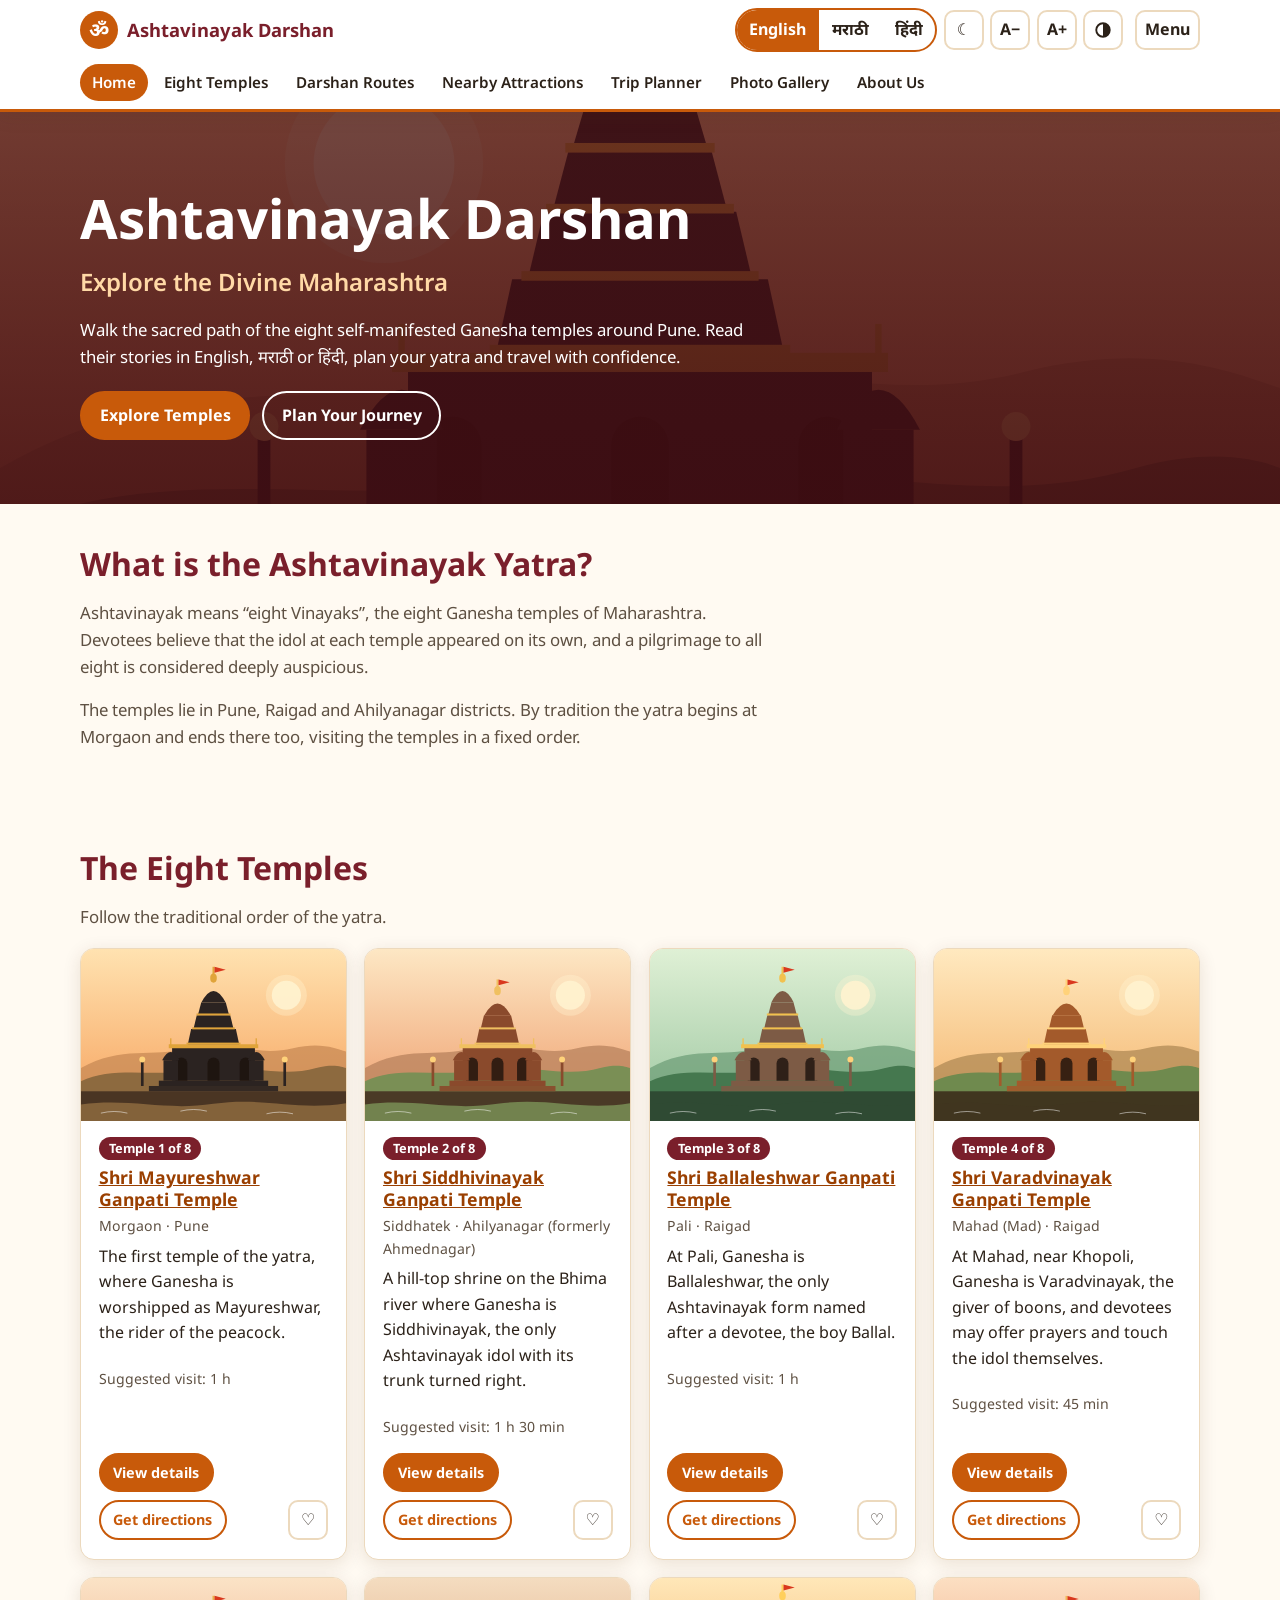
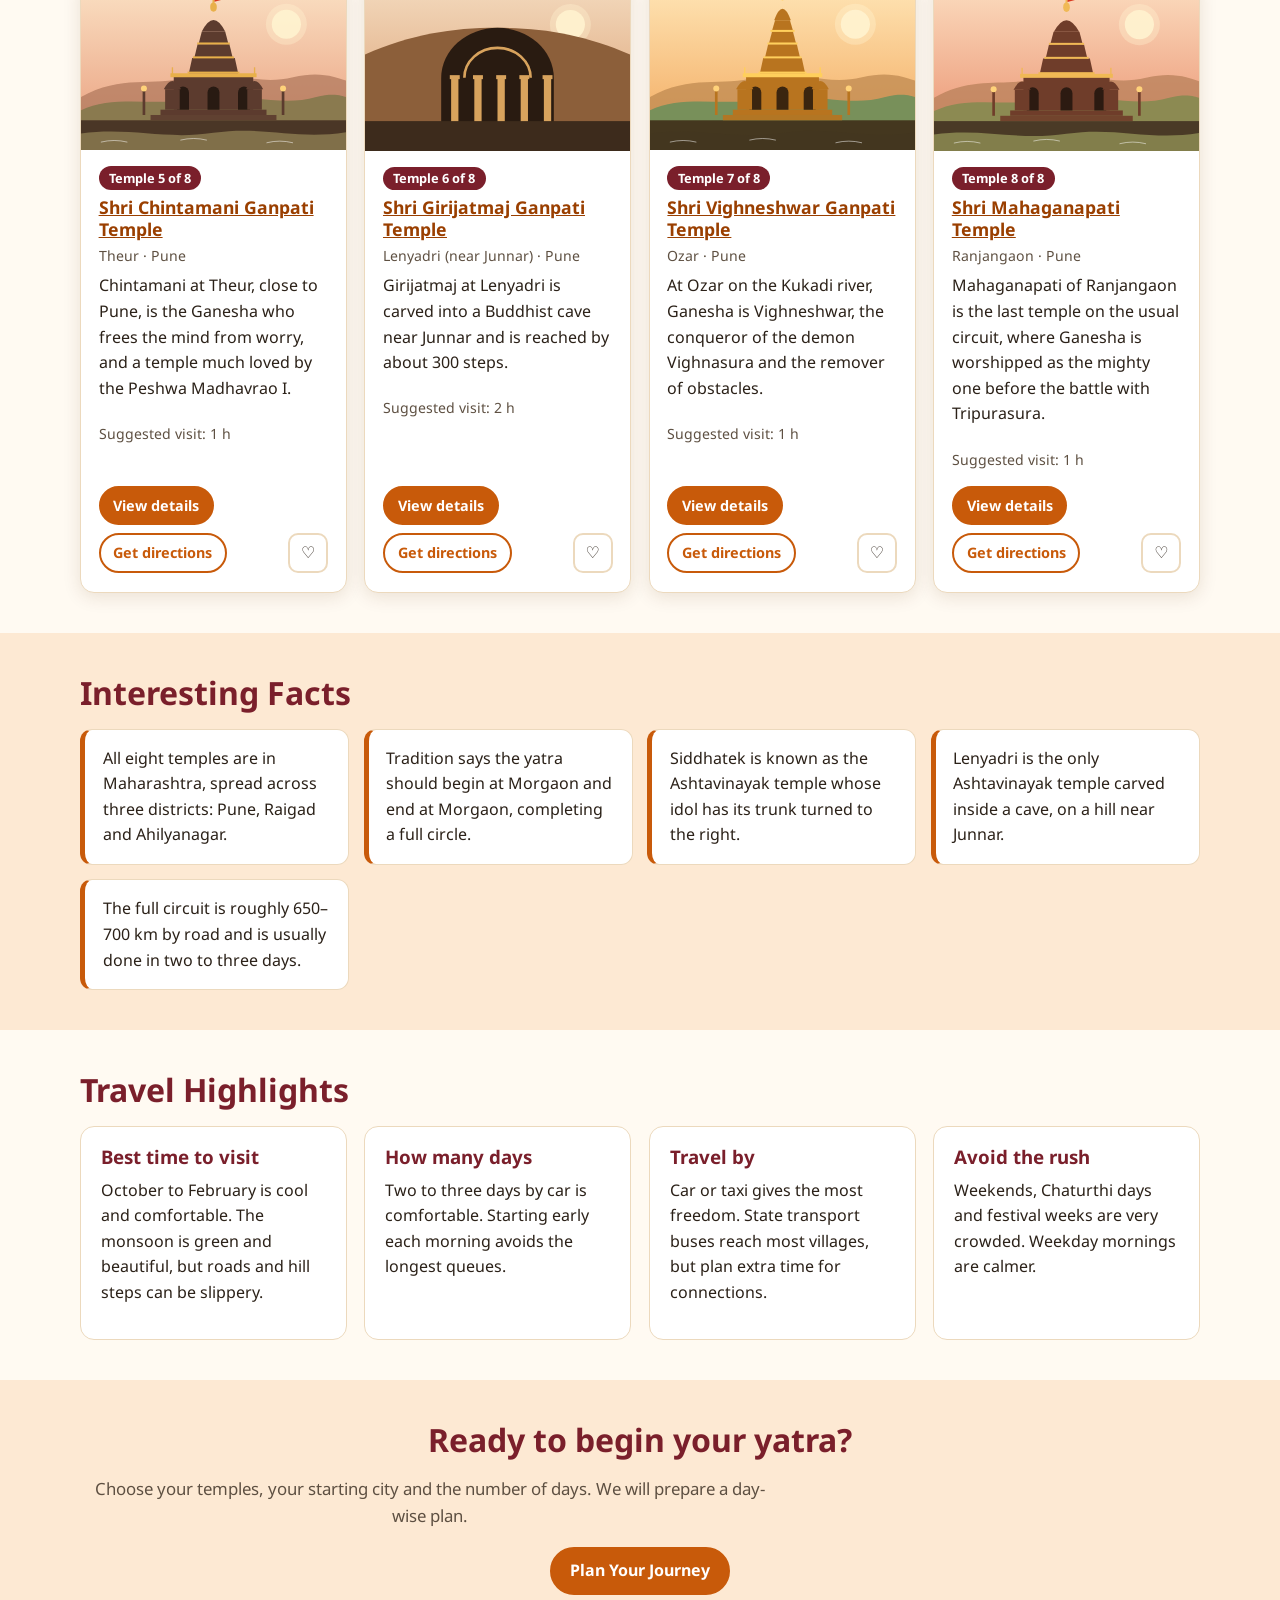
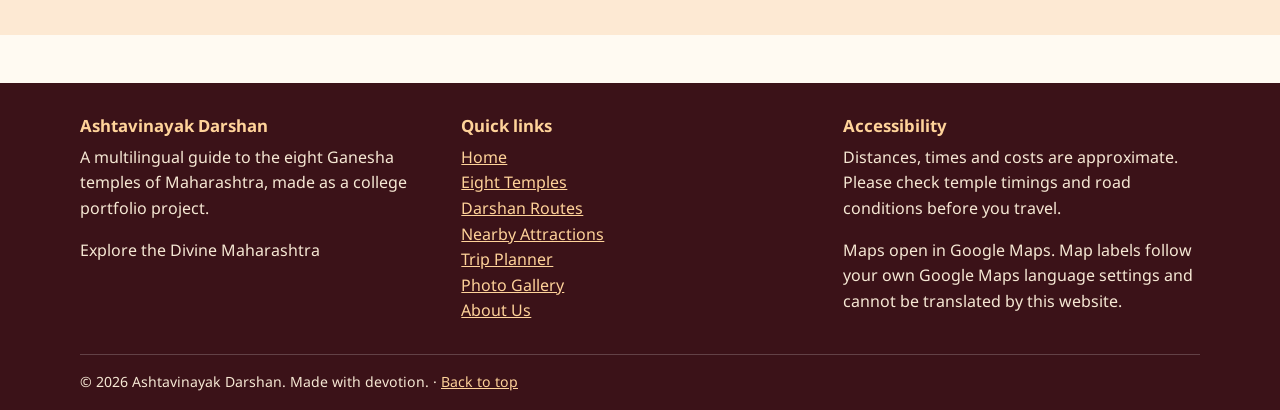
<file: index.html>
<!DOCTYPE html>
<html lang="en">
<head>
<meta charset="UTF-8">
<meta name="viewport" content="width=device-width, initial-scale=1">
<title data-i18n="title.home">Ashtavinayak Darshan – Explore the Divine Maharashtra</title>
<meta name="description" content="Ashtavinayak Darshan: a trilingual (English, Marathi, Hindi) guide to the eight Ganesha temples of Maharashtra.">
<meta name="theme-color" content="#c85a0a">
<link rel="preconnect" href="https://fonts.googleapis.com">
<link rel="preconnect" href="https://fonts.gstatic.com" crossorigin>
<link href="https://fonts.googleapis.com/css2?family=Noto+Sans:wght@400;600;700&family=Noto+Sans+Devanagari:wght@400;600;700&display=swap" rel="stylesheet">
<link rel="stylesheet" href="css/style.css">
</head>
<body data-page="home" id="top">
<header id="site-header"></header>
<main id="main">
  <section class="hero">
    <img src="images/hero.svg" alt="">
    <div class="container">
      <h1 data-i18n="heroTitle">Ashtavinayak Darshan</h1>
      <p class="sub" data-i18n="heroSub">Explore the Divine Maharashtra</p>
      <p class="lead" data-i18n="heroDesc">Walk the sacred path of the eight self-manifested Ganesha temples around Pune. Read their stories in English, मराठी or हिंदी, plan your yatra and travel with confidence.</p>
      <div class="actions">
        <a class="btn" href="temples.html" data-i18n="exploreTemples">Explore Temples</a>
        <a class="btn btn-outline" href="planner.html" data-i18n="planJourney">Plan Your Journey</a>
      </div>
    </div>
  </section>

  <section class="section container">
    <h2 class="section-title" data-i18n="introTitle">What is the Ashtavinayak Yatra?</h2>
    <p class="lead" data-i18n="introP1">Ashtavinayak means “eight Vinayaks”, the eight Ganesha temples of Maharashtra. Devotees believe that the idol at each temple appeared on its own, and a pilgrimage to all eight is considered deeply auspicious.</p>
    <p class="lead" data-i18n="introP2">The temples lie in Pune, Raigad and Ahilyanagar districts. By tradition the yatra begins at Morgaon and ends there too, visiting the temples in a fixed order.</p>
  </section>

  <section class="section container" aria-labelledby="templesTitle">
    <h2 id="templesTitle" class="section-title" data-i18n="templesTitle">The Eight Temples</h2>
    <p class="lead" data-i18n="templesLead">Follow the traditional order of the yatra.</p>
    <div class="grid" id="templeGrid" aria-live="polite"></div>
  </section>

  <section class="section band">
    <div class="container">
      <h2 class="section-title" data-i18n="factsTitle">Interesting Facts</h2>
      <ul class="facts">
      <li data-i18n="fact1">All eight temples are in Maharashtra, spread across three districts: Pune, Raigad and Ahilyanagar.</li>
      <li data-i18n="fact2">Tradition says the yatra should begin at Morgaon and end at Morgaon, completing a full circle.</li>
      <li data-i18n="fact3">Siddhatek is known as the Ashtavinayak temple whose idol has its trunk turned to the right.</li>
      <li data-i18n="fact4">Lenyadri is the only Ashtavinayak temple carved inside a cave, on a hill near Junnar.</li>
      <li data-i18n="fact5">The full circuit is roughly 650–700 km by road and is usually done in two to three days.</li>
      </ul>
    </div>
  </section>

  <section class="section container">
    <h2 class="section-title" data-i18n="highlightsTitle">Travel Highlights</h2>
    <div class="grid">
      <div class="panel"><h3 data-i18n="hl1Title">Best time to visit</h3><p data-i18n="hl1Text">October to February is cool and comfortable. The monsoon is green and beautiful, but roads and hill steps can be slippery.</p></div>
      <div class="panel"><h3 data-i18n="hl2Title">How many days</h3><p data-i18n="hl2Text">Two to three days by car is comfortable. Starting early each morning avoids the longest queues.</p></div>
      <div class="panel"><h3 data-i18n="hl3Title">Travel by</h3><p data-i18n="hl3Text">Car or taxi gives the most freedom. State transport buses reach most villages, but plan extra time for connections.</p></div>
      <div class="panel"><h3 data-i18n="hl4Title">Avoid the rush</h3><p data-i18n="hl4Text">Weekends, Chaturthi days and festival weeks are very crowded. Weekday mornings are calmer.</p></div>
    </div>
  </section>

  <section class="section band cta">
    <div class="container">
      <h2 class="section-title" data-i18n="ctaTitle">Ready to begin your yatra?</h2>
      <p class="lead" data-i18n="ctaText">Choose your temples, your starting city and the number of days. We will prepare a day-wise plan.</p>
      <a class="btn" href="planner.html" data-i18n="planJourney">Plan Your Journey</a>
    </div>
  </section>
</main>
<footer id="site-footer"></footer>
<script src="js/temples.js"></script>
<script src="js/translations.js"></script>
<script src="js/main.js"></script>
<script src="js/images.js"></script>
<script src="js/pages.js"></script>
</body>
</html>
</file>
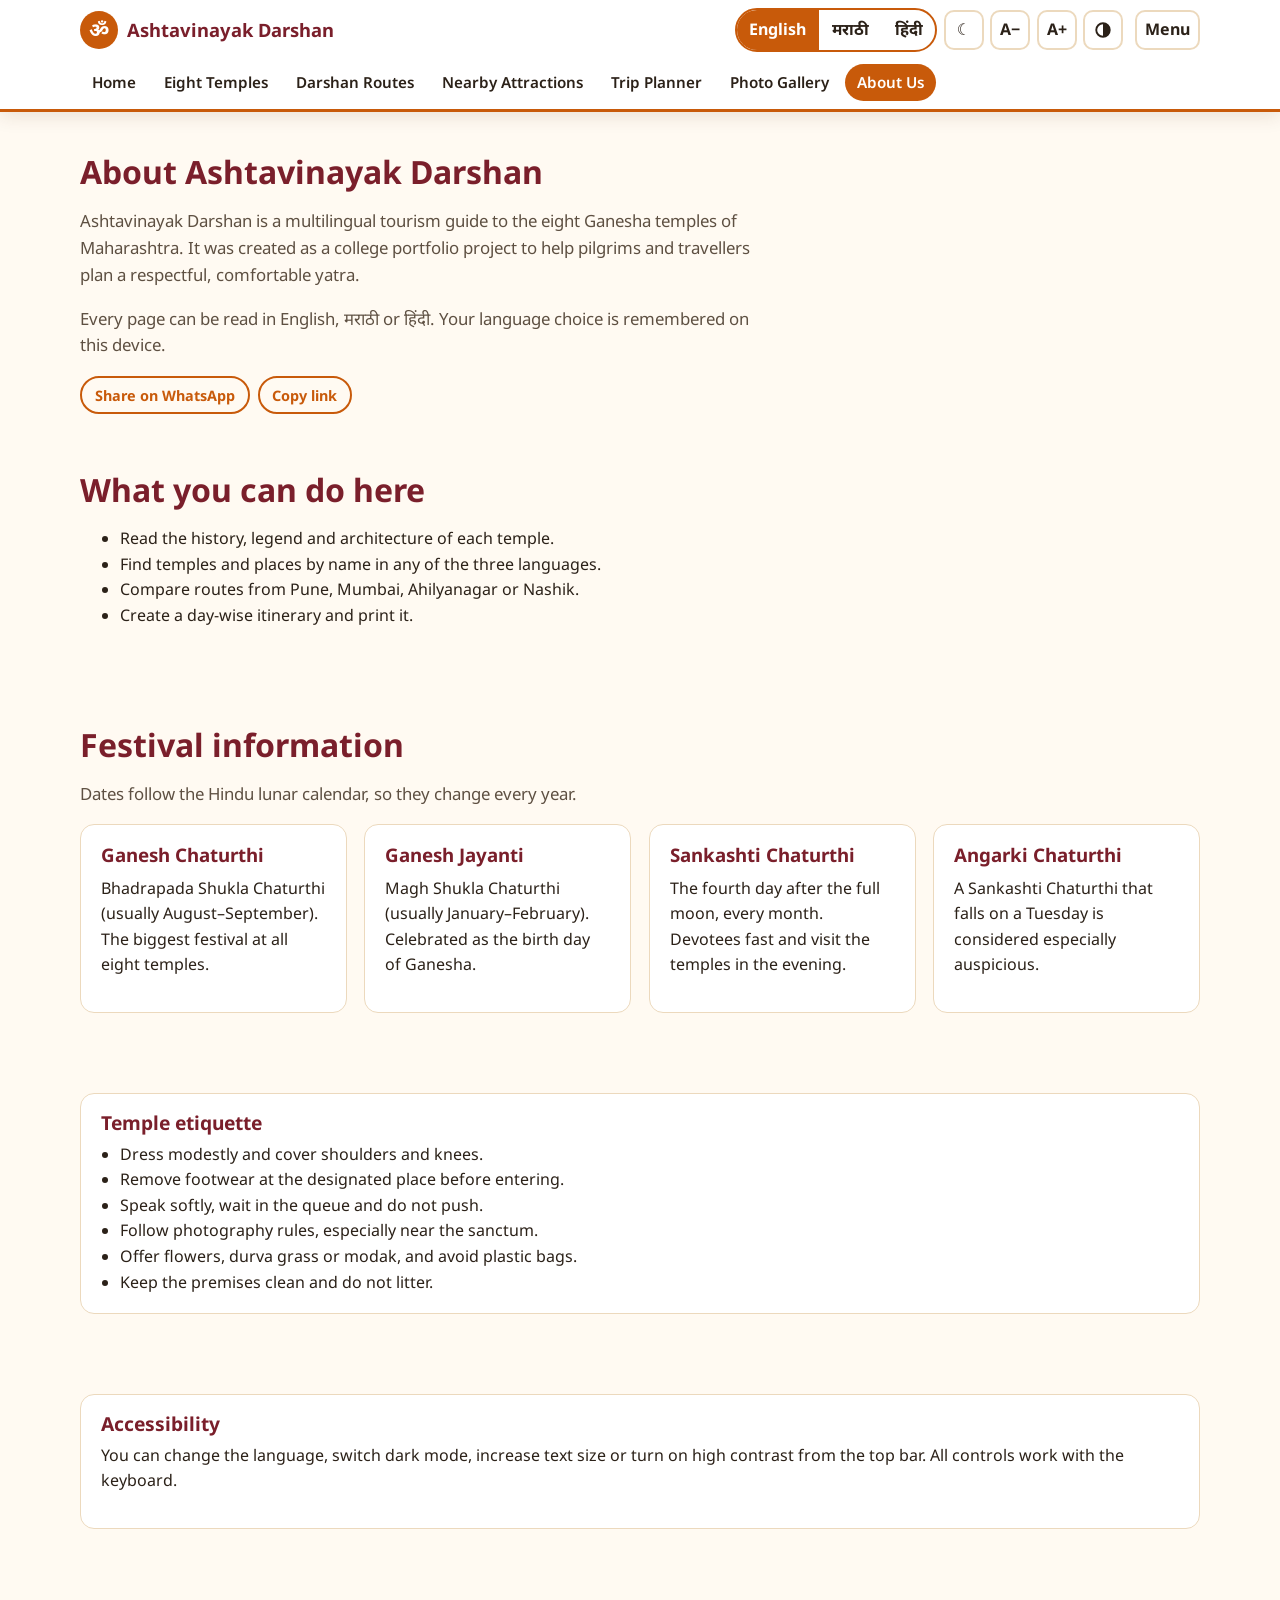
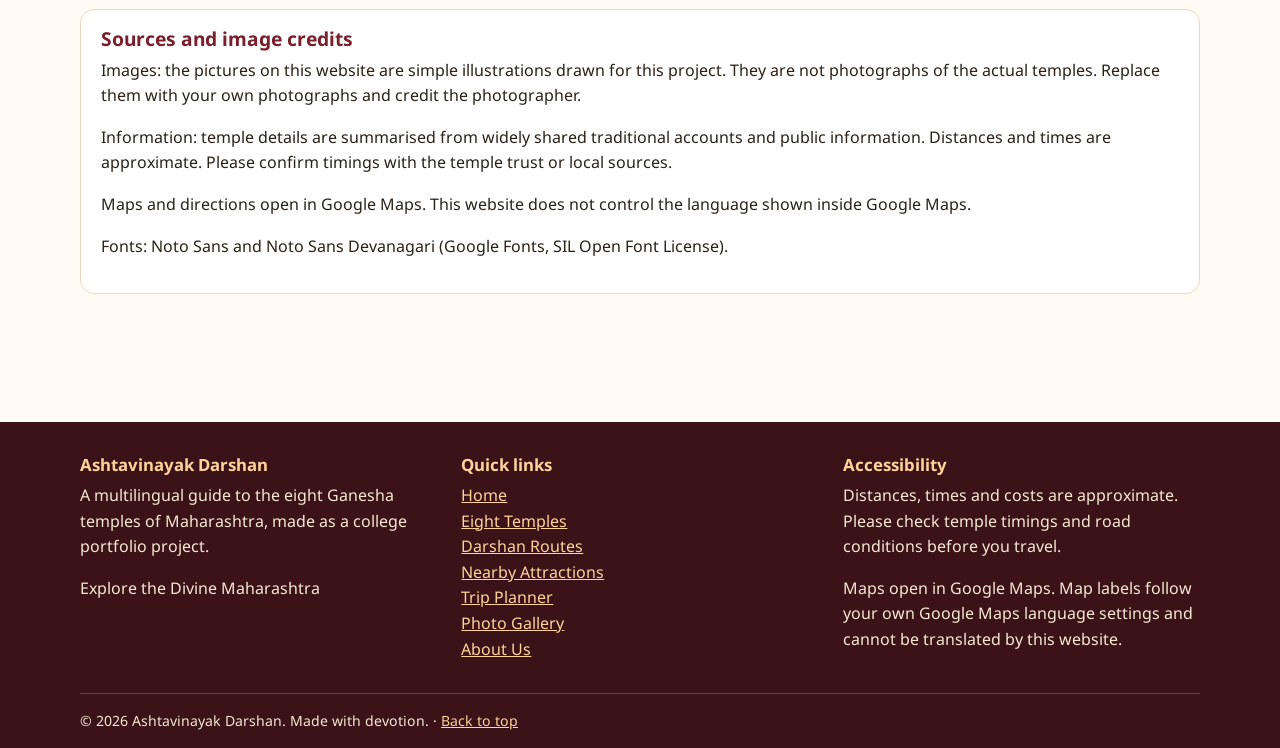
<file: about.html>
<!DOCTYPE html>
<html lang="en">
<head>
<meta charset="UTF-8">
<meta name="viewport" content="width=device-width, initial-scale=1">
<title data-i18n="title.about">About Us – Ashtavinayak Darshan</title>
<meta name="description" content="Ashtavinayak Darshan: a trilingual (English, Marathi, Hindi) guide to the eight Ganesha temples of Maharashtra.">
<meta name="theme-color" content="#c85a0a">
<link rel="preconnect" href="https://fonts.googleapis.com">
<link rel="preconnect" href="https://fonts.gstatic.com" crossorigin>
<link href="https://fonts.googleapis.com/css2?family=Noto+Sans:wght@400;600;700&family=Noto+Sans+Devanagari:wght@400;600;700&display=swap" rel="stylesheet">
<link rel="stylesheet" href="css/style.css">
</head>
<body data-page="about" id="top">
<header id="site-header"></header>
<main id="main" class="section container">
  <h1 data-i18n="aboutPageTitle">About Ashtavinayak Darshan</h1>
  <p class="lead" data-i18n="aboutP1">Ashtavinayak Darshan is a multilingual tourism guide to the eight Ganesha temples of Maharashtra. It was created as a college portfolio project to help pilgrims and travellers plan a respectful, comfortable yatra.</p>
  <p class="lead" data-i18n="aboutP2">Every page can be read in English, मराठी or हिंदी. Your language choice is remembered on this device.</p>
  <div class="share-row no-print" id="aboutShare"></div>

  <section class="section">
    <h2 class="section-title" data-i18n="aboutFeaturesTitle">What you can do here</h2>
    <ul>
      <li data-i18n="feat1">Read the history, legend and architecture of each temple.</li>
      <li data-i18n="feat2">Find temples and places by name in any of the three languages.</li>
      <li data-i18n="feat3">Compare routes from Pune, Mumbai, Ahilyanagar or Nashik.</li>
      <li data-i18n="feat4">Create a day-wise itinerary and print it.</li>
    </ul>
  </section>

  <section class="section">
    <h2 class="section-title" data-i18n="festTitle">Festival information</h2>
    <p class="lead" data-i18n="festLead">Dates follow the Hindu lunar calendar, so they change every year.</p>
    <div class="grid">
      <div class="panel"><h3 data-i18n="festChaturthiName">Ganesh Chaturthi</h3><p data-i18n="festChaturthiText">Bhadrapada Shukla Chaturthi (usually August–September). The biggest festival at all eight temples.</p></div>
      <div class="panel"><h3 data-i18n="festJayantiName">Ganesh Jayanti</h3><p data-i18n="festJayantiText">Magh Shukla Chaturthi (usually January–February). Celebrated as the birth day of Ganesha.</p></div>
      <div class="panel"><h3 data-i18n="festSankashtiName">Sankashti Chaturthi</h3><p data-i18n="festSankashtiText">The fourth day after the full moon, every month. Devotees fast and visit the temples in the evening.</p></div>
      <div class="panel"><h3 data-i18n="festAngarkiName">Angarki Chaturthi</h3><p data-i18n="festAngarkiText">A Sankashti Chaturthi that falls on a Tuesday is considered especially auspicious.</p></div>
    </div>
  </section>

  <section class="section">
    <div class="panel">
      <h2 data-i18n="etiquetteTitle">Temple etiquette</h2>
      <ul>
        <li data-i18n="et1">Dress modestly and cover shoulders and knees.</li>
        <li data-i18n="et2">Remove footwear at the designated place before entering.</li>
        <li data-i18n="et3">Speak softly, wait in the queue and do not push.</li>
        <li data-i18n="et4">Follow photography rules, especially near the sanctum.</li>
        <li data-i18n="et5">Offer flowers, durva grass or modak, and avoid plastic bags.</li>
        <li data-i18n="et6">Keep the premises clean and do not litter.</li>
      </ul>
    </div>
  </section>

  <section class="section">
    <div class="panel">
      <h2 data-i18n="accessTitle">Accessibility</h2>
      <p data-i18n="accessText">You can change the language, switch dark mode, increase text size or turn on high contrast from the top bar. All controls work with the keyboard.</p>
    </div>
  </section>

  <section class="section">
    <div class="panel">
      <h2 data-i18n="creditsTitle">Sources and image credits</h2>
      <p data-i18n="creditsImages">Photos: Wikipedia / Wikimedia Commons contributors.</p>
      <p data-i18n="creditsData">Information: temple details are summarised from widely shared traditional accounts and public information. Distances and times are approximate. Please confirm timings with the temple trust or local sources.</p>
      <p data-i18n="creditsMaps">Maps and directions open in Google Maps. This website does not control the language shown inside Google Maps.</p>
      <p data-i18n="creditsFonts">Fonts: Noto Sans and Noto Sans Devanagari (Google Fonts, SIL Open Font License).</p>
    </div>
  </section>
</main>
<footer id="site-footer"></footer>
<script src="js/temples.js"></script>
<script src="js/translations.js"></script>
<script src="js/main.js"></script>
<script src="js/images.js"></script>
<script src="js/pages.js"></script>
</body>
</html>
</file>
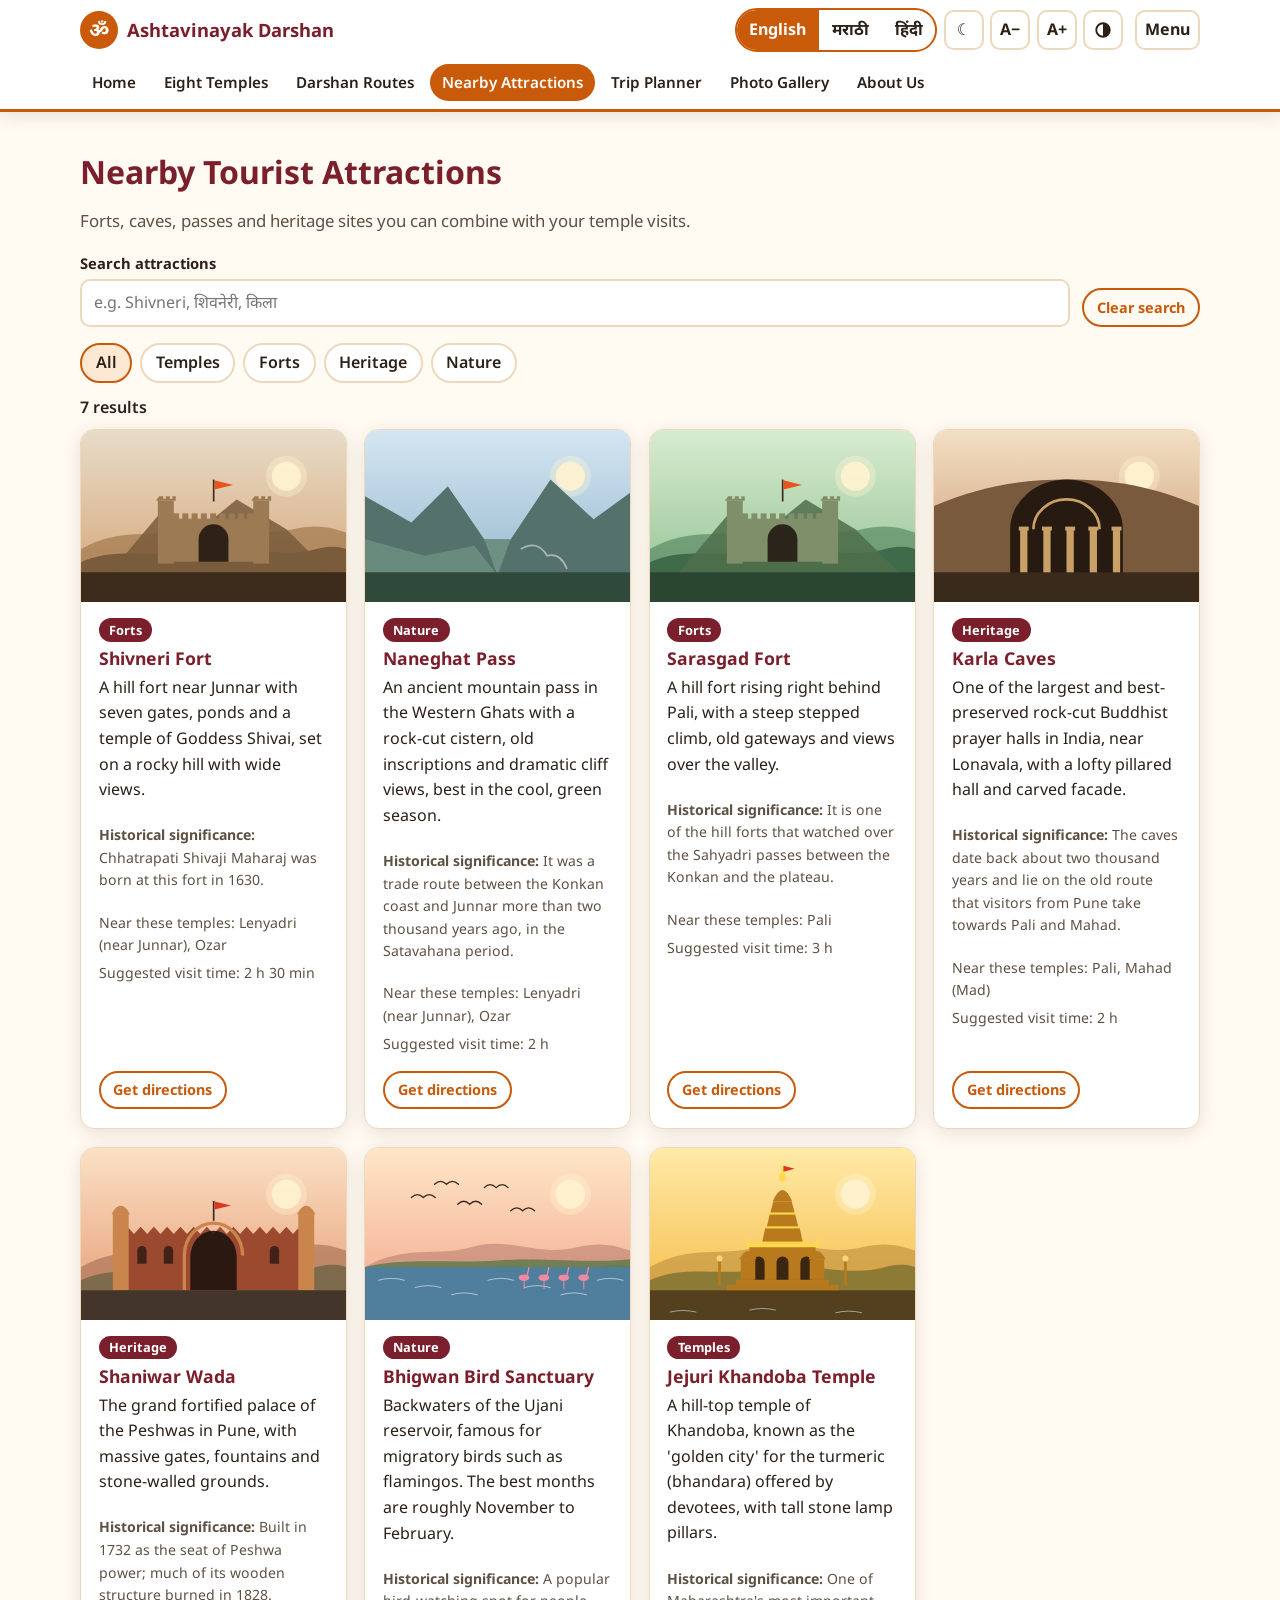
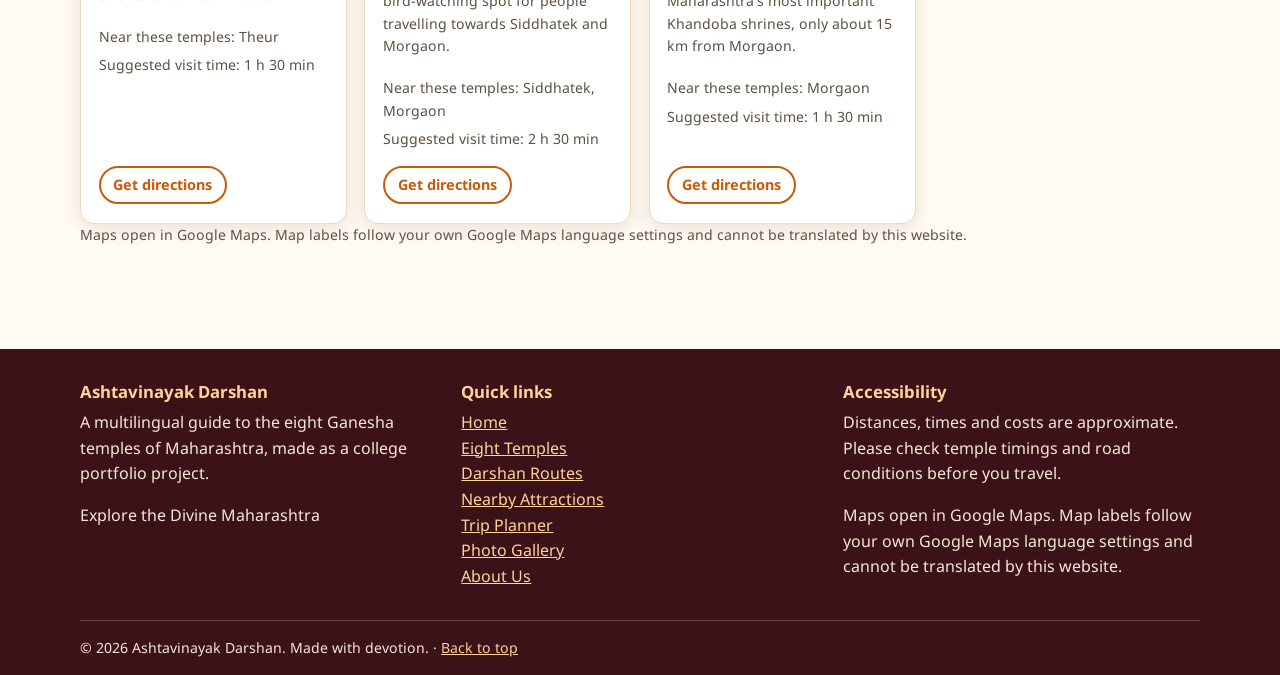
<file: nearby.html>
<!DOCTYPE html>
<html lang="en">
<head>
<meta charset="UTF-8">
<meta name="viewport" content="width=device-width, initial-scale=1">
<title data-i18n="title.nearby">Nearby Attractions – Ashtavinayak Darshan</title>
<meta name="description" content="Ashtavinayak Darshan: a trilingual (English, Marathi, Hindi) guide to the eight Ganesha temples of Maharashtra.">
<meta name="theme-color" content="#c85a0a">
<link rel="preconnect" href="https://fonts.googleapis.com">
<link rel="preconnect" href="https://fonts.gstatic.com" crossorigin>
<link href="https://fonts.googleapis.com/css2?family=Noto+Sans:wght@400;600;700&family=Noto+Sans+Devanagari:wght@400;600;700&display=swap" rel="stylesheet">
<link rel="stylesheet" href="css/style.css">
</head>
<body data-page="nearby" id="top">
<header id="site-header"></header>
<main id="main" class="section container">
  <h1 data-i18n="nearbyPageTitle">Nearby Tourist Attractions</h1>
  <p class="lead" data-i18n="nearbyLead">Forts, caves, passes and heritage sites you can combine with your temple visits.</p>
  <div class="toolbar" role="search">
      <div class="field">
        <label data-i18n="searchNearby" for="nearbySearch">Search attractions</label>
        <input type="search" id="nearbySearch" autocomplete="off" data-i18n-attr="placeholder:searchNearbyPlaceholder" placeholder="e.g. Shivneri, शिवनेरी, किला">
      </div>
      <button type="button" class="btn btn-outline btn-small" id="clearSearch" data-i18n="clearSearch">Clear search</button>
  </div>
  <div class="chips" id="catChips" role="group" data-i18n-attr="aria-label:category" aria-label="Category"></div>
  <p class="status" id="nearbyCount" role="status" aria-live="polite"></p>
  <div class="grid" id="nearbyGrid"></div>
  <p class="empty" id="nearbyEmpty" hidden data-i18n="noResults">No results found. Try a different spelling or another language.</p>
  <p class="card-meta" data-i18n="mapNote">Maps open in Google Maps. Map labels follow your own Google Maps language settings and cannot be translated by this website.</p>
</main>
<footer id="site-footer"></footer>
<script src="js/temples.js"></script>
<script src="js/translations.js"></script>
<script src="js/main.js"></script>
<script src="js/images.js"></script>
<script src="js/pages.js"></script>
</body>
</html>
</file>
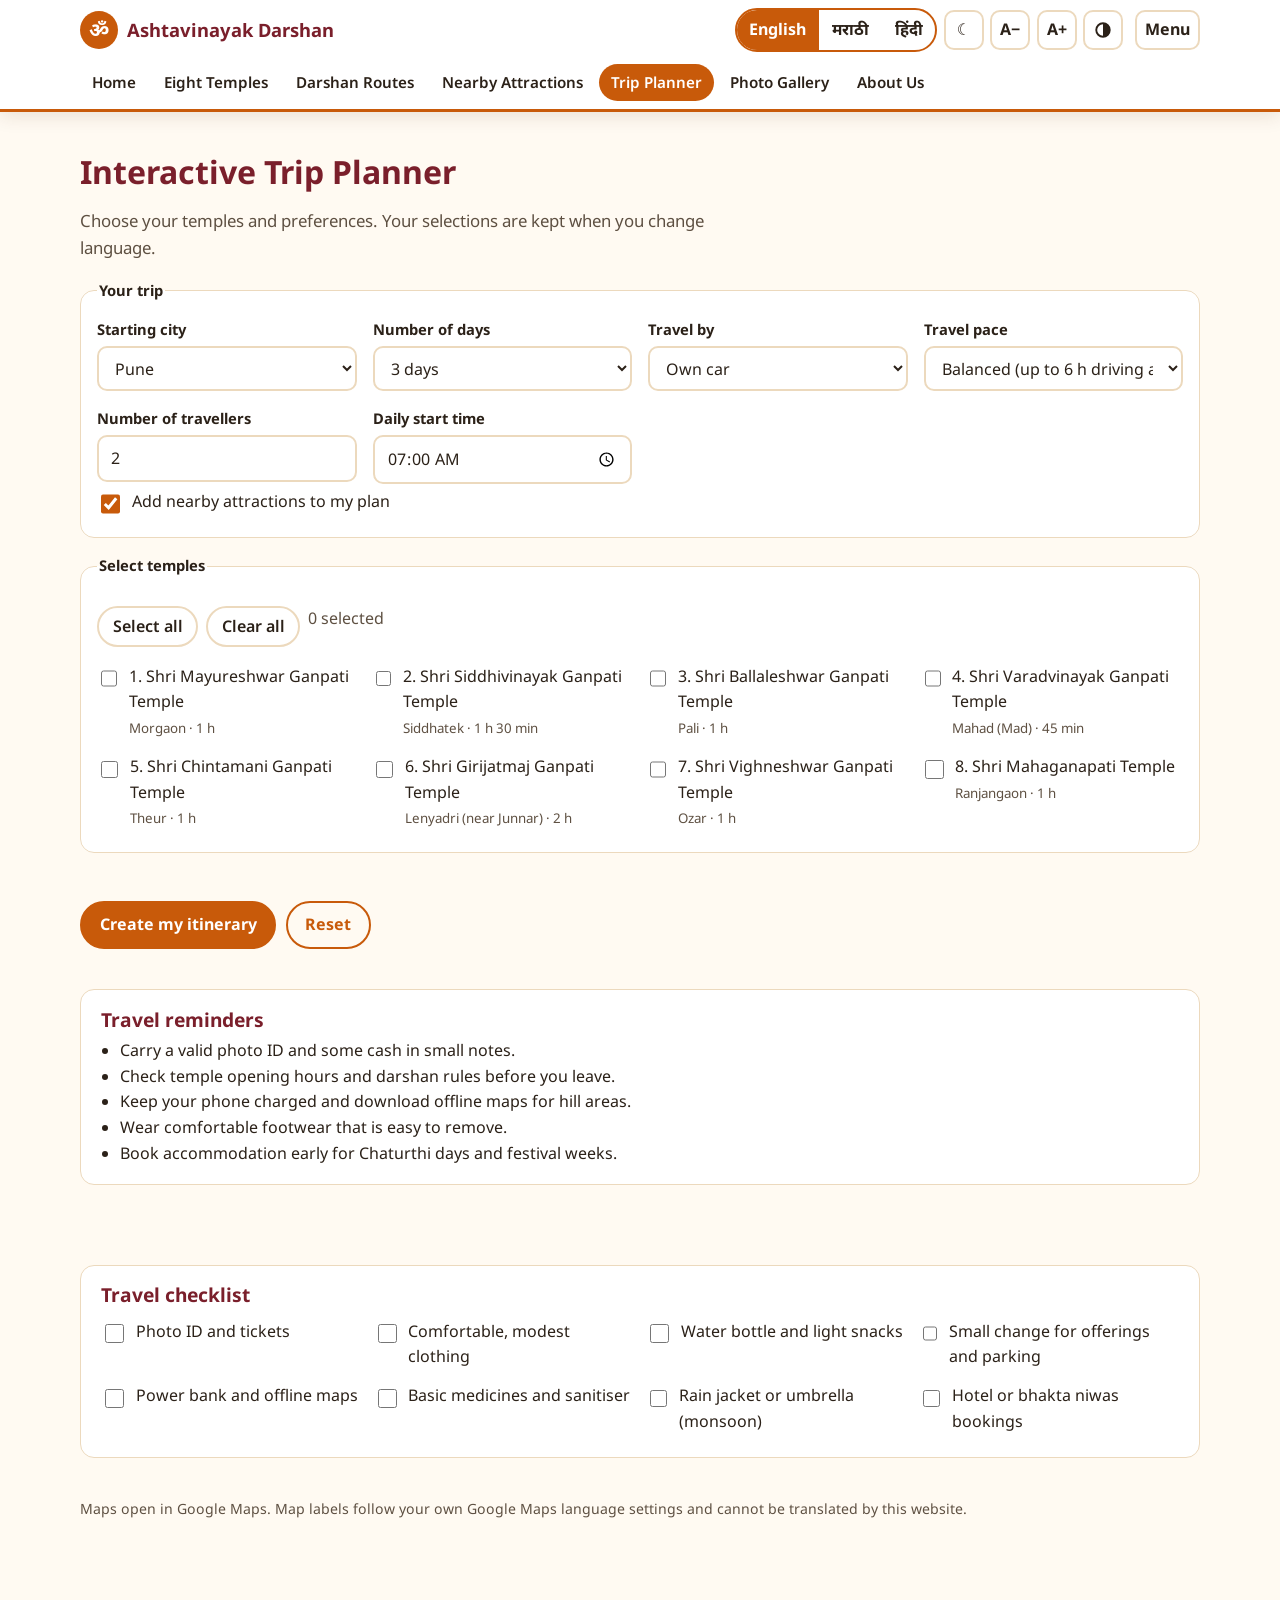
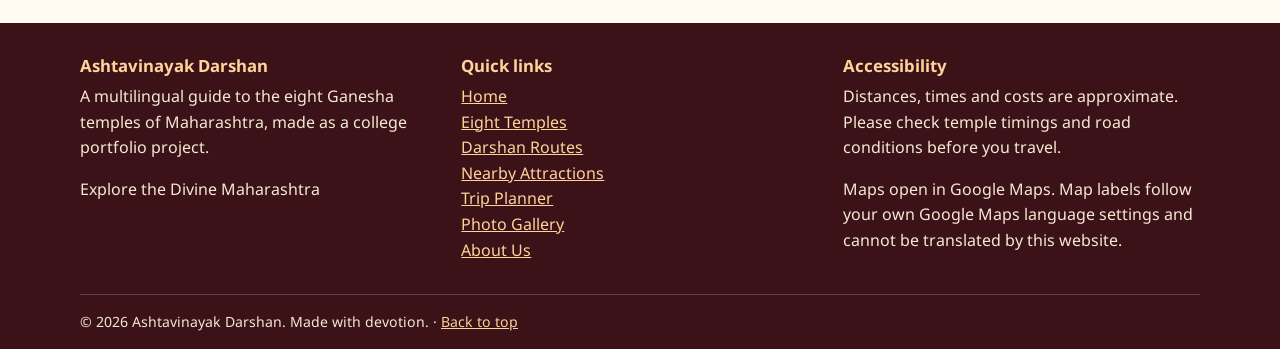
<file: planner.html>
<!DOCTYPE html>
<html lang="en">
<head>
<meta charset="UTF-8">
<meta name="viewport" content="width=device-width, initial-scale=1">
<title data-i18n="title.planner">Trip Planner – Ashtavinayak Darshan</title>
<meta name="description" content="Ashtavinayak Darshan: a trilingual (English, Marathi, Hindi) guide to the eight Ganesha temples of Maharashtra.">
<meta name="theme-color" content="#c85a0a">
<link rel="preconnect" href="https://fonts.googleapis.com">
<link rel="preconnect" href="https://fonts.gstatic.com" crossorigin>
<link href="https://fonts.googleapis.com/css2?family=Noto+Sans:wght@400;600;700&family=Noto+Sans+Devanagari:wght@400;600;700&display=swap" rel="stylesheet">
<link rel="stylesheet" href="css/style.css">
</head>
<body data-page="planner" id="top">
<header id="site-header"></header>
<main id="main" class="section container">
  <h1 data-i18n="plannerPageTitle">Interactive Trip Planner</h1>
  <p class="lead" data-i18n="plannerLead">Choose your temples and preferences. Your selections are kept when you change language.</p>

  <form id="plannerForm" novalidate>
    <fieldset>
      <legend data-i18n="plannerFormTitle">Your trip</legend>
      <div class="form-grid">
        <div class="field"><label data-i18n="startingCity" for="pStart">Starting city</label><select id="pStart"></select></div>
        <div class="field"><label data-i18n="daysLabel" for="pDays">Number of days</label><select id="pDays"></select></div>
        <div class="field"><label data-i18n="travelBy" for="pMode">Travel by</label><select id="pMode"></select></div>
        <div class="field"><label data-i18n="paceLabel" for="pPace">Travel pace</label><select id="pPace"></select></div>
        <div class="field"><label data-i18n="travellersLabel" for="pTravellers">Number of travellers</label><input type="number" id="pTravellers" min="1" max="20" value="2"></div>
        <div class="field"><label data-i18n="startTimeLabel" for="pStartTime">Daily start time</label><input type="time" id="pStartTime" value="07:00"></div>
      </div>
      <label class="check"><input type="checkbox" id="pNearby" checked><span data-i18n="includeNearby">Add nearby attractions to my plan</span></label>
    </fieldset>

    <fieldset>
      <legend data-i18n="selectTemples">Select temples</legend>
      <div class="chips">
        <button type="button" class="chip" id="pAll" data-i18n="selectAll">Select all</button>
        <button type="button" class="chip" id="pClear" data-i18n="clearAll">Clear all</button>
        <span class="muted" id="pCount" role="status" aria-live="polite"></span>
      </div>
      <div class="temple-pick" id="templePick"></div>
    </fieldset>

    <div id="plannerError" class="msg msg-error" role="alert" hidden></div>
    <p class="status" id="plannerStatus" role="status" aria-live="polite"></p>
    <div style="display:flex;gap:.6rem;flex-wrap:wrap">
      <button type="submit" class="btn" id="pGenerate" data-i18n="generatePlan">Create my itinerary</button>
      <button type="button" class="btn btn-outline" id="pReset" data-i18n="resetPlan">Reset</button>
    </div>
  </form>

  <section id="itinerary" class="section" hidden></section>

  <section class="section">
    <div class="panel">
      <h2 data-i18n="remindersTitle">Travel reminders</h2>
      <ul>
      <li data-i18n="reminder1">Carry a valid photo ID and some cash in small notes.</li>
      <li data-i18n="reminder2">Check temple opening hours and darshan rules before you leave.</li>
      <li data-i18n="reminder3">Keep your phone charged and download offline maps for hill areas.</li>
      <li data-i18n="reminder4">Wear comfortable footwear that is easy to remove.</li>
      <li data-i18n="reminder5">Book accommodation early for Chaturthi days and festival weeks.</li>
      </ul>
    </div>
  </section>

  <section class="section no-print">
    <div class="panel">
      <h2 data-i18n="checklistTitle">Travel checklist</h2>
      <div id="checklist" class="temple-pick"></div>
    </div>
  </section>
  <p class="card-meta" data-i18n="mapNote">Maps open in Google Maps. Map labels follow your own Google Maps language settings and cannot be translated by this website.</p>
</main>
<footer id="site-footer"></footer>
<script src="js/temples.js"></script>
<script src="js/translations.js"></script>
<script src="js/main.js"></script>
<script src="js/images.js"></script>
<script src="js/pages.js"></script>
<script src="js/routes.js"></script>
<script src="js/trip-planner.js"></script>
</body>
</html>
</file>
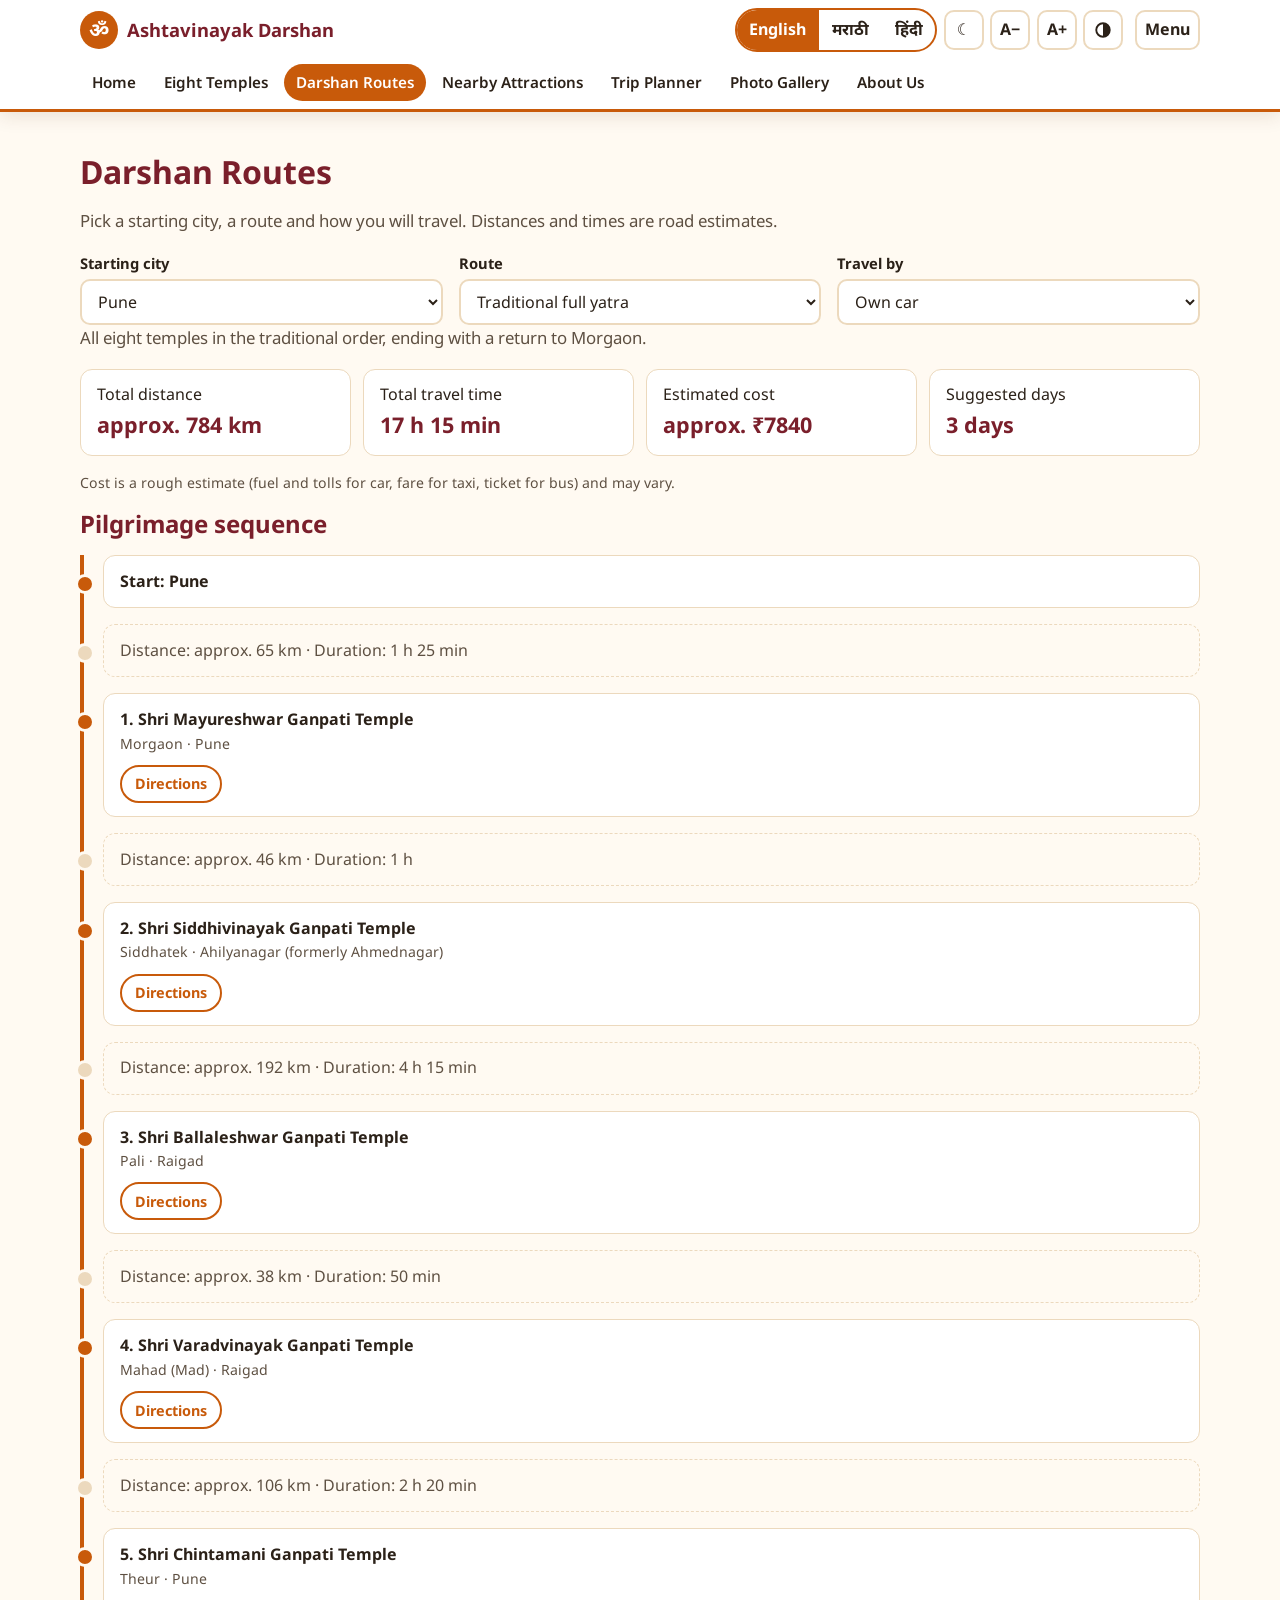
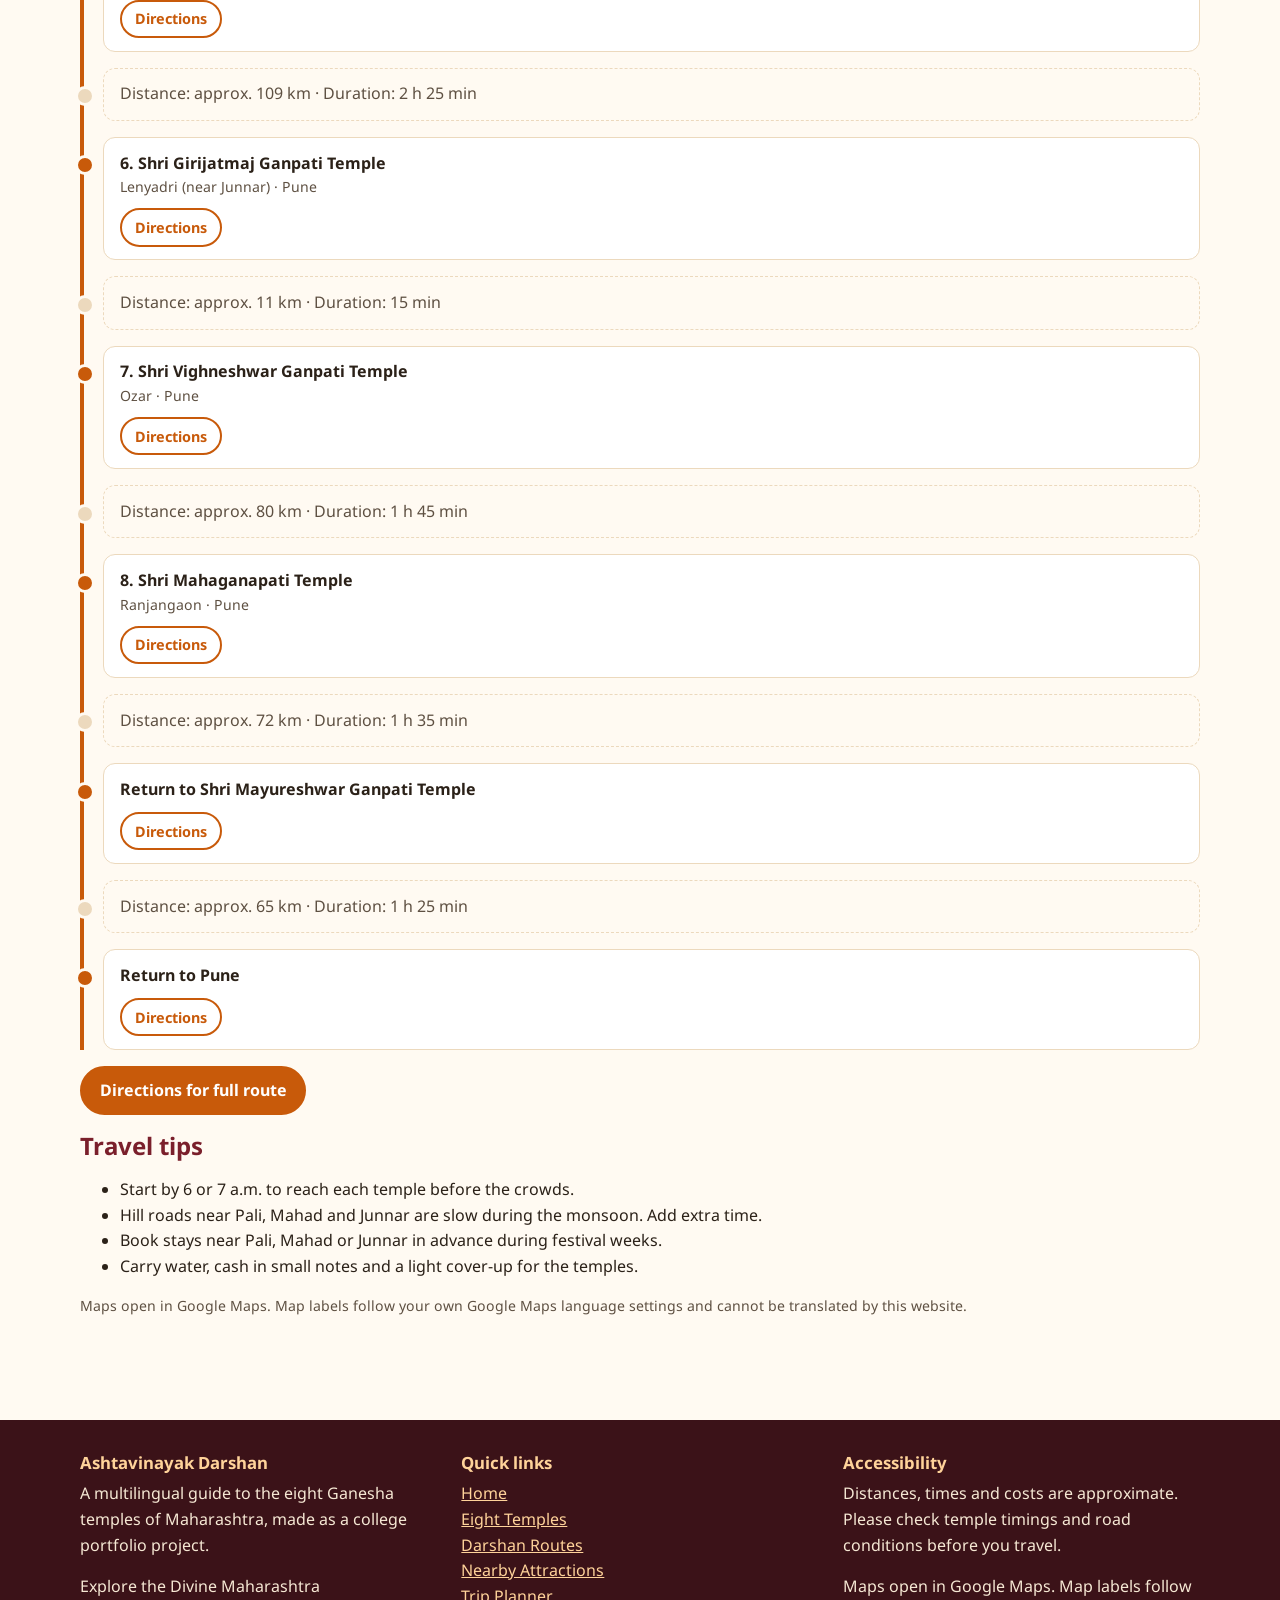
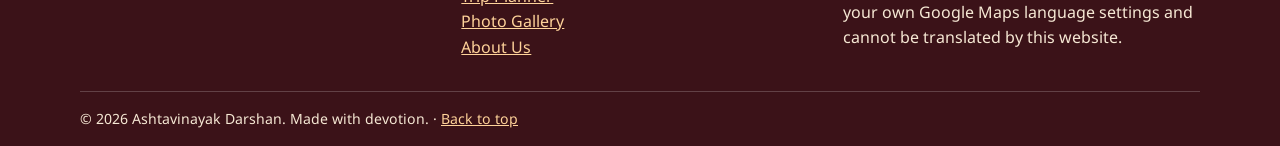
<file: routes.html>
<!DOCTYPE html>
<html lang="en">
<head>
<meta charset="UTF-8">
<meta name="viewport" content="width=device-width, initial-scale=1">
<title data-i18n="title.routes">Darshan Routes – Ashtavinayak Darshan</title>
<meta name="description" content="Ashtavinayak Darshan: a trilingual (English, Marathi, Hindi) guide to the eight Ganesha temples of Maharashtra.">
<meta name="theme-color" content="#c85a0a">
<link rel="preconnect" href="https://fonts.googleapis.com">
<link rel="preconnect" href="https://fonts.gstatic.com" crossorigin>
<link href="https://fonts.googleapis.com/css2?family=Noto+Sans:wght@400;600;700&family=Noto+Sans+Devanagari:wght@400;600;700&display=swap" rel="stylesheet">
<link rel="stylesheet" href="css/style.css">
</head>
<body data-page="routes" id="top">
<header id="site-header"></header>
<main id="main" class="section container">
  <h1 data-i18n="routesPageTitle">Darshan Routes</h1>
  <p class="lead" data-i18n="routesLead">Pick a starting city, a route and how you will travel. Distances and times are road estimates.</p>
  <div class="form-grid">
    <div class="field"><label data-i18n="startingCity" for="startCity">Starting city</label><select id="startCity"></select></div>
    <div class="field"><label data-i18n="routeType" for="routeType">Route</label><select id="routeType"></select></div>
    <div class="field"><label data-i18n="travelBy" for="travelMode">Travel by</label><select id="travelMode"></select></div>
  </div>
  <div id="routeResult" aria-live="polite"></div>
  <p class="card-meta" data-i18n="mapNote">Maps open in Google Maps. Map labels follow your own Google Maps language settings and cannot be translated by this website.</p>
</main>
<footer id="site-footer"></footer>
<script src="js/temples.js"></script>
<script src="js/translations.js"></script>
<script src="js/main.js"></script>
<script src="js/images.js"></script>
<script src="js/pages.js"></script>
<script src="js/routes.js"></script>
</body>
</html>
</file>
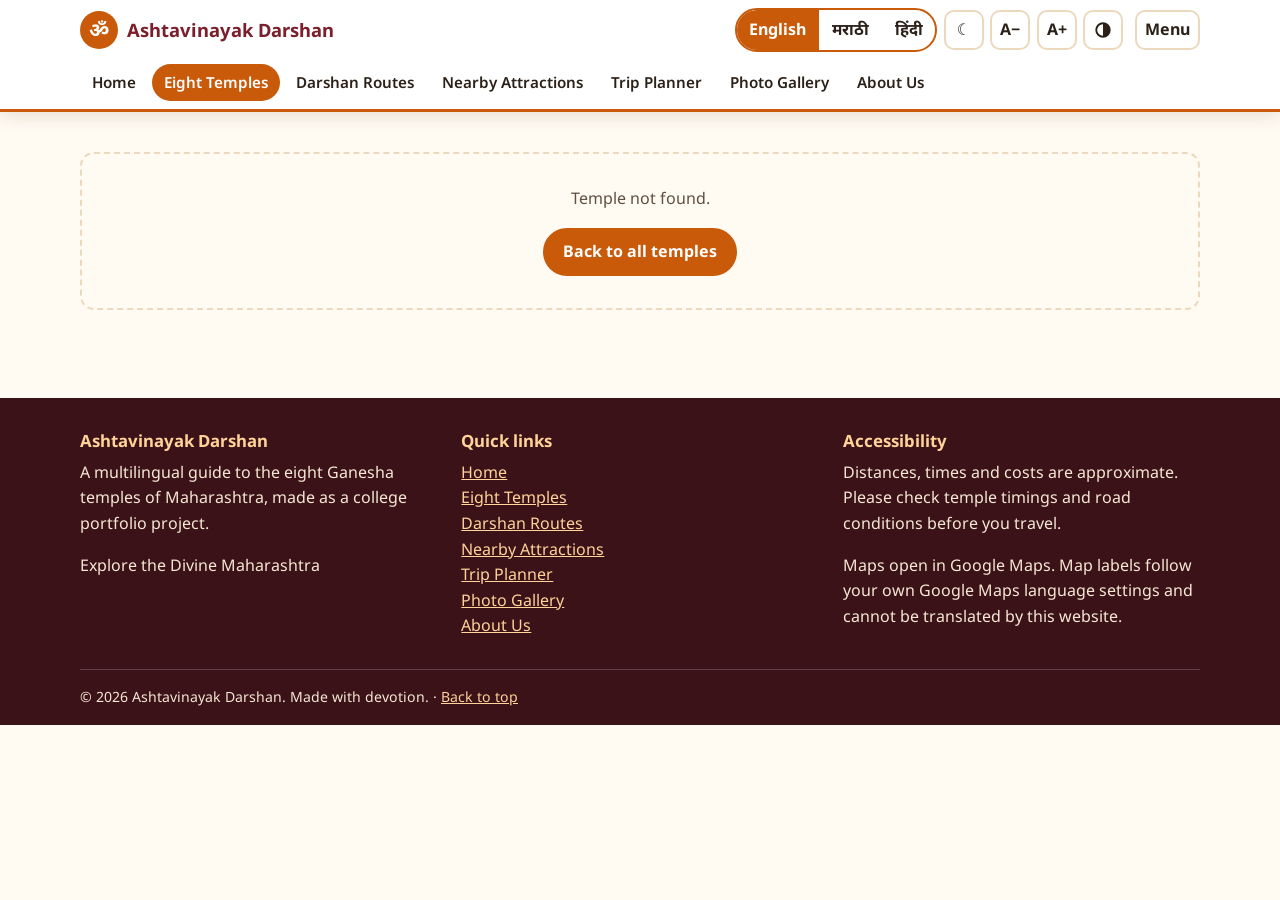
<file: temple.html>
<!DOCTYPE html>
<html lang="en">
<head>
<meta charset="UTF-8">
<meta name="viewport" content="width=device-width, initial-scale=1">
<title data-i18n="title.temple">Temple details – Ashtavinayak Darshan</title>
<meta name="description" content="Ashtavinayak Darshan: a trilingual (English, Marathi, Hindi) guide to the eight Ganesha temples of Maharashtra.">
<meta name="theme-color" content="#c85a0a">
<link rel="preconnect" href="https://fonts.googleapis.com">
<link rel="preconnect" href="https://fonts.gstatic.com" crossorigin>
<link href="https://fonts.googleapis.com/css2?family=Noto+Sans:wght@400;600;700&family=Noto+Sans+Devanagari:wght@400;600;700&display=swap" rel="stylesheet">
<link rel="stylesheet" href="css/style.css">
</head>
<body data-page="temple" id="top">
<header id="site-header"></header>
<main id="main" class="section container">
  <div id="templeRoot" aria-live="polite"><p data-i18n="loading">Loading…</p></div>
</main>
<footer id="site-footer"></footer>
<script src="js/temples.js"></script>
<script src="js/translations.js"></script>
<script src="js/main.js"></script>
<script src="js/images.js"></script>
<script src="js/pages.js"></script>
</body>
</html>
</file>
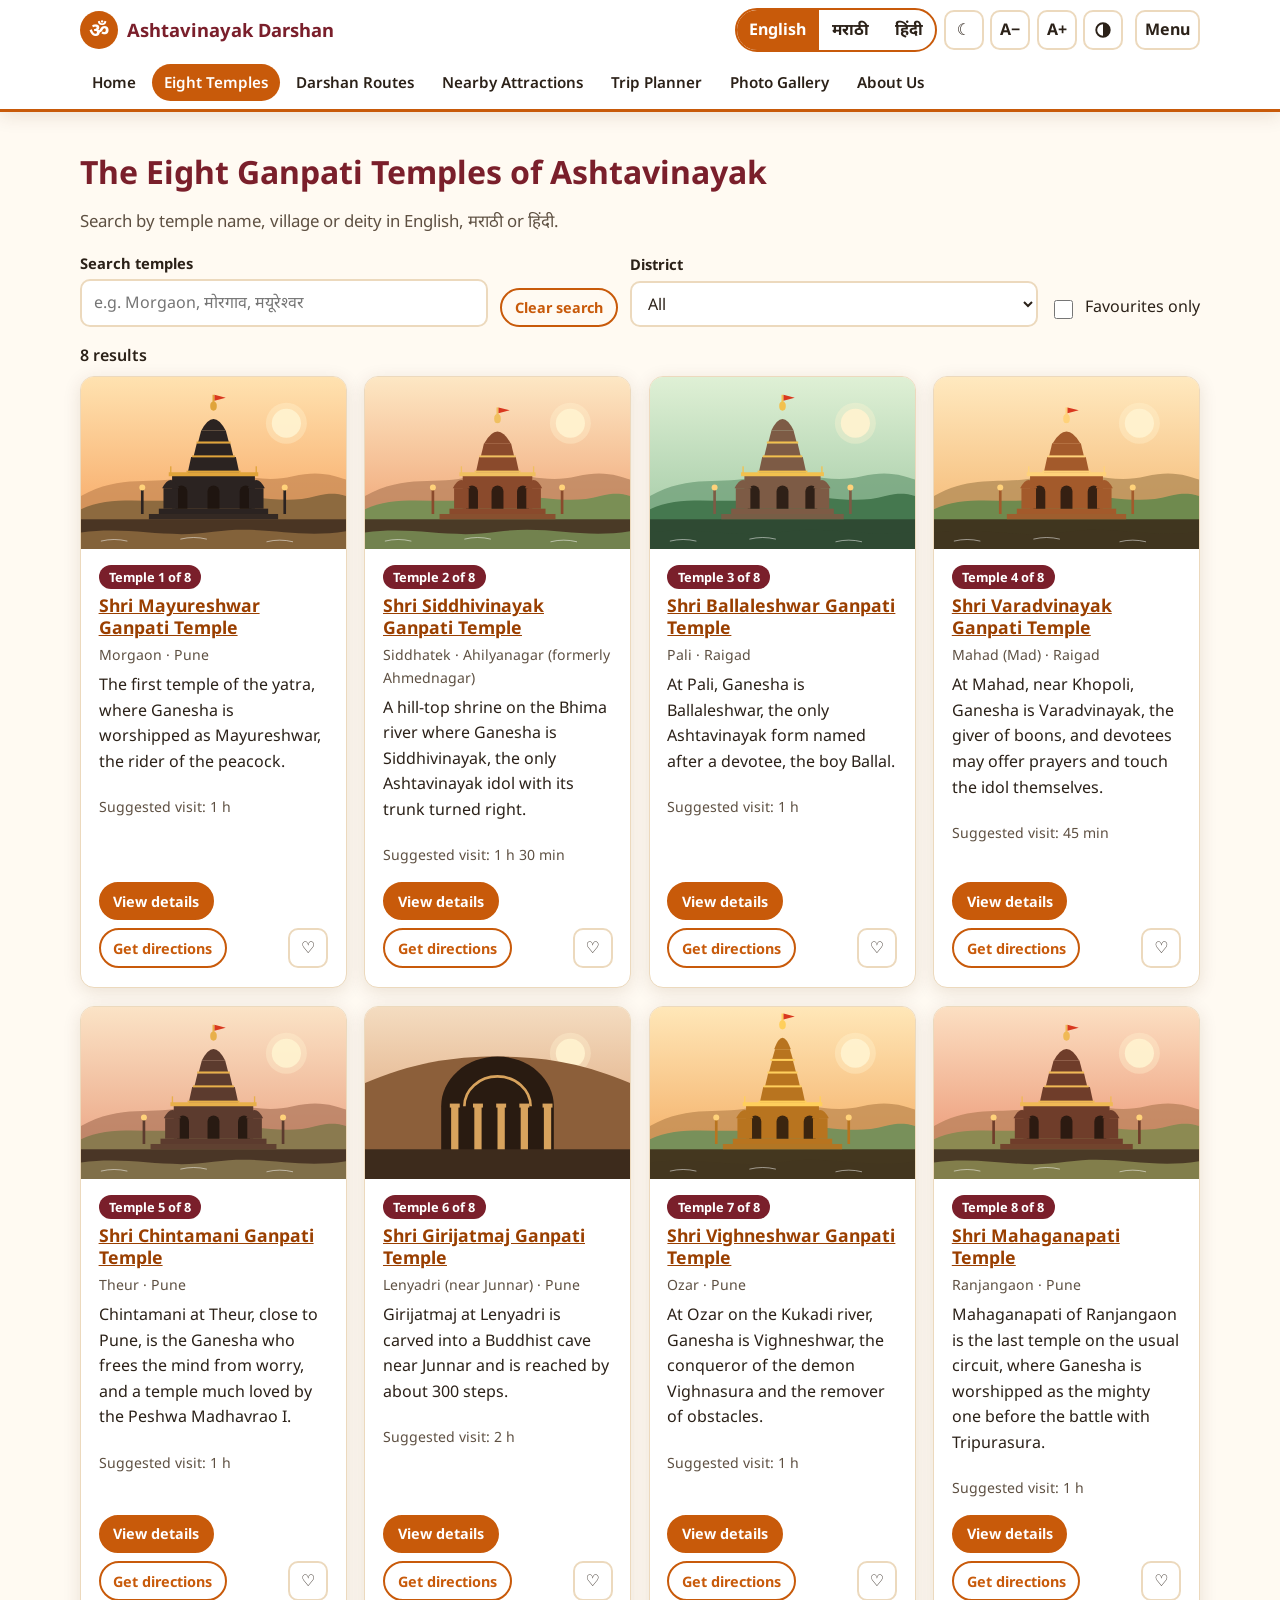
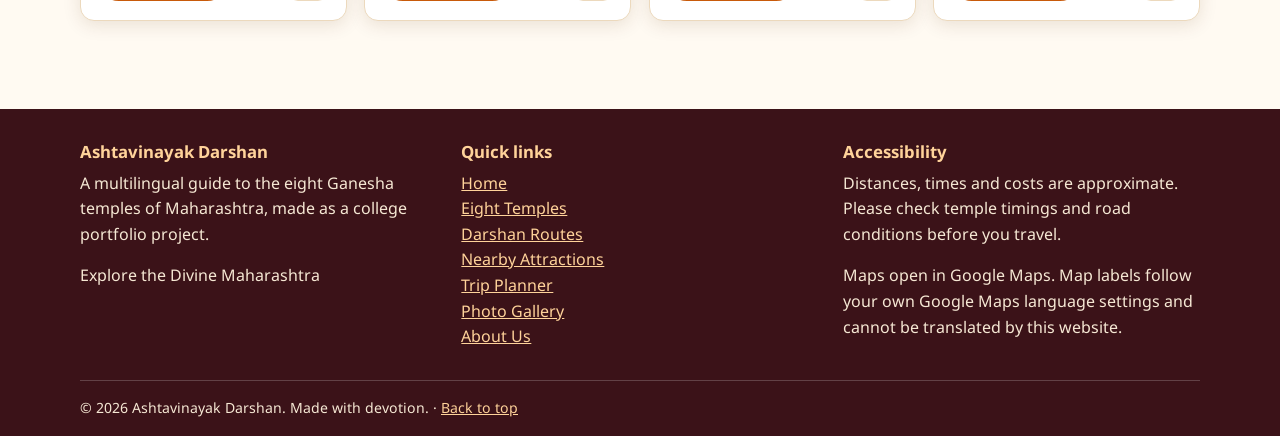
<file: temples.html>
<!DOCTYPE html>
<html lang="en">
<head>
<meta charset="UTF-8">
<meta name="viewport" content="width=device-width, initial-scale=1">
<title data-i18n="title.temples">The Eight Temples – Ashtavinayak Darshan</title>
<meta name="description" content="Ashtavinayak Darshan: a trilingual (English, Marathi, Hindi) guide to the eight Ganesha temples of Maharashtra.">
<meta name="theme-color" content="#c85a0a">
<link rel="preconnect" href="https://fonts.googleapis.com">
<link rel="preconnect" href="https://fonts.gstatic.com" crossorigin>
<link href="https://fonts.googleapis.com/css2?family=Noto+Sans:wght@400;600;700&family=Noto+Sans+Devanagari:wght@400;600;700&display=swap" rel="stylesheet">
<link rel="stylesheet" href="css/style.css">
</head>
<body data-page="temples" id="top">
<header id="site-header"></header>
<main id="main" class="section container">
  <h1 data-i18n="templesPageTitle">The Eight Ganpati Temples of Ashtavinayak</h1>
  <p class="lead" data-i18n="templesPageLead">Search by temple name, village or deity in English, मराठी or हिंदी.</p>
  <div class="toolbar" role="search">
      <div class="field">
        <label data-i18n="searchTemples" for="templeSearch">Search temples</label>
        <input type="search" id="templeSearch" autocomplete="off" data-i18n-attr="placeholder:searchTemplesPlaceholder" placeholder="e.g. Morgaon, मोरगाव, मयूरेश्वर">
      </div>
      <button type="button" class="btn btn-outline btn-small" id="clearSearch" data-i18n="clearSearch">Clear search</button>
      <div class="field">
        <label data-i18n="filterDistrict" for="districtFilter">District</label>
        <select id="districtFilter">
          <option value="all" data-i18n="all">All</option>
          <option value="pune" data-i18n="districtPune">Pune</option>
          <option value="raigad" data-i18n="districtRaigad">Raigad</option>
          <option value="ahilyanagar" data-i18n="districtAhilyanagar">Ahilyanagar</option>
        </select>
      </div>
      <label class="check"><input type="checkbox" id="favOnly"><span data-i18n="favouritesOnly">Favourites only</span></label>
  </div>
  <p class="status" id="templeCount" role="status" aria-live="polite"></p>
  <div class="grid" id="templeGrid"></div>
  <p class="empty" id="templeEmpty" hidden data-i18n="noResults">No results found. Try a different spelling or another language.</p>
</main>
<footer id="site-footer"></footer>
<script src="js/temples.js"></script>
<script src="js/translations.js"></script>
<script src="js/main.js"></script>
<script src="js/images.js"></script>
<script src="js/pages.js"></script>
</body>
</html>
</file>
<file: css/style.css>
/* =========================================================
   style.css - Ashtavinayak Darshan
   Supports Latin + Devanagari (Marathi / Hindi), light/dark/high contrast
   ========================================================= */

:root {
  --saffron: #c85a0a;
  --saffron-soft: #fde9d3;
  --maroon: #7a1f2b;
  --gold: #b8860b;
  --bg: #fffaf2;
  --surface: #ffffff;
  --text: #2b2118;
  --muted: #5e5042;
  --border: #ecd9bd;
  --link: #9a3f00;
  --focus: #1a5fd0;
  --shadow: 0 4px 18px rgba(80, 40, 10, .12);
  --radius: 14px;
  --fs: 100%;
  --font: "Noto Sans", "Noto Sans Devanagari", "Mukta", "Nirmala UI", "Mangal", "Kohinoor Devanagari", "Lohit Devanagari", system-ui, -apple-system, "Segoe UI", Roboto, Arial, sans-serif;
}

:root[data-theme="dark"] {
  --saffron: #f39a4a;
  --saffron-soft: #3a2616;
  --maroon: #f0a3ad;
  --gold: #e6b84d;
  --bg: #17120e;
  --surface: #241c15;
  --text: #f5ebdd;
  --muted: #cdbda8;
  --border: #4a3a2b;
  --link: #ffb06b;
  --focus: #8ab8ff;
  --shadow: 0 4px 18px rgba(0, 0, 0, .5);
}

:root[data-contrast="high"] {
  --bg: #ffffff;
  --surface: #ffffff;
  --text: #000000;
  --muted: #000000;
  --border: #000000;
  --link: #0000b8;
  --saffron: #8a3a00;
  --maroon: #5a0010;
}
:root[data-theme="dark"][data-contrast="high"] {
  --bg: #000000;
  --surface: #000000;
  --text: #ffffff;
  --muted: #ffffff;
  --border: #ffffff;
  --link: #ffe14d;
  --saffron: #ffd27a;
  --maroon: #ffc2c9;
}

* { box-sizing: border-box; }
html { font-size: var(--fs); scroll-behavior: smooth; }
body {
  margin: 0; font-family: var(--font); background: var(--bg); color: var(--text);
  line-height: 1.6; overflow-wrap: anywhere;
}
/* Devanagari needs more vertical room so matras are never clipped */
html:lang(mr) body, html:lang(hi) body { line-height: 1.85; }
html:lang(mr) h1, html:lang(mr) h2, html:lang(mr) h3, html:lang(mr) h4,
html:lang(hi) h1, html:lang(hi) h2, html:lang(hi) h3, html:lang(hi) h4 { line-height: 1.5; }
html:lang(mr) .btn, html:lang(hi) .btn, html:lang(mr) .chip, html:lang(hi) .chip { line-height: 1.6; }

img { max-width: 100%; display: block; }
a { color: var(--link); }
h1, h2, h3, h4 { line-height: 1.25; margin: 0 0 .5em; color: var(--maroon); }
p { margin: 0 0 1em; }
.container { width: min(1120px, 100% - 2rem); margin-inline: auto; }
.section { padding: 2.5rem 0; }
.section-title { font-size: clamp(1.5rem, 3vw, 2rem); }
.lead { color: var(--muted); font-size: 1.05rem; max-width: 70ch; }
.muted { color: var(--muted); }
.sr-only { position: absolute; width: 1px; height: 1px; overflow: hidden; clip: rect(0 0 0 0); white-space: nowrap; }

:focus-visible { outline: 3px solid var(--focus); outline-offset: 2px; border-radius: 4px; }
.skip-link { position: absolute; left: .5rem; top: -4rem; background: var(--maroon); color: #fff; padding: .6rem 1rem; z-index: 200; border-radius: 8px; }
.skip-link:focus { top: .5rem; }

/* ---------- header ---------- */
.site-header { position: sticky; top: 0; z-index: 50; background: var(--surface); border-bottom: 3px solid var(--saffron); box-shadow: var(--shadow); }
.header-row { display: flex; align-items: center; gap: .75rem; padding: .5rem 0; flex-wrap: wrap; }
.brand { display: flex; align-items: center; gap: .55rem; text-decoration: none; color: var(--maroon); font-weight: 700; font-size: 1.15rem; margin-right: auto; }
.brand-mark { width: 38px; height: 38px; border-radius: 50%; background: var(--saffron); color: #fff; display: grid; place-items: center; font-size: 1.25rem; }
.nav-toggle { display: none; }
.main-nav { width: 100%; }
.main-nav ul { display: flex; flex-wrap: wrap; gap: .25rem; list-style: none; margin: 0; padding: 0; }
.main-nav a { display: block; padding: .4rem .75rem; border-radius: 999px; text-decoration: none; color: var(--text); font-weight: 600; font-size: .95rem; }
.main-nav a:hover { background: var(--saffron-soft); }
.main-nav a[aria-current="page"] { background: var(--saffron); color: #fff; }
:root[data-theme="dark"] .main-nav a[aria-current="page"] { color: #1b1209; }
.tools { display: flex; gap: .4rem; align-items: center; flex-wrap: wrap; }
.icon-btn { min-width: 40px; height: 40px; border: 2px solid var(--border); background: var(--surface); color: var(--text); border-radius: 10px; cursor: pointer; font: inherit; font-weight: 700; display: inline-grid; place-items: center; padding: 0 .5rem; }
.icon-btn:hover { border-color: var(--saffron); }
.icon-btn[aria-pressed="true"] { background: var(--saffron-soft); border-color: var(--saffron); }

/* language selector: segmented three-option control */
.lang-switch { display: inline-flex; border: 2px solid var(--saffron); border-radius: 999px; overflow: hidden; background: var(--surface); }
.lang-switch button { border: 0; background: transparent; color: var(--text); font: inherit; font-weight: 700; padding: .35rem .8rem; cursor: pointer; min-height: 40px; }
.lang-switch button[aria-pressed="true"] { background: var(--saffron); color: #fff; }
:root[data-theme="dark"] .lang-switch button[aria-pressed="true"] { color: #1b1209; }
.lang-switch button:focus-visible { outline-offset: -3px; }

/* ---------- buttons / chips ---------- */
.btn { display: inline-flex; align-items: center; gap: .4rem; padding: .6rem 1.1rem; border-radius: 999px; border: 2px solid var(--saffron); background: var(--saffron); color: #fff; font: inherit; font-weight: 700; text-decoration: none; cursor: pointer; }
:root[data-theme="dark"] .btn { color: #1b1209; }
.btn:hover { filter: brightness(1.08); }
.btn-outline { background: transparent; color: var(--saffron); }
:root[data-theme="dark"] .btn-outline { color: var(--saffron); }
.btn-small { padding: .35rem .8rem; font-size: .9rem; }
.btn[disabled] { opacity: .5; cursor: not-allowed; }
.chip { display: inline-flex; align-items: center; gap: .35rem; padding: .35rem .85rem; border-radius: 999px; border: 2px solid var(--border); background: var(--surface); color: var(--text); font: inherit; font-weight: 600; cursor: pointer; }
.chip[aria-pressed="true"], .chip.on { background: var(--saffron-soft); border-color: var(--saffron); }
.chips { display: flex; flex-wrap: wrap; gap: .5rem; margin: .75rem 0; }

/* ---------- hero ---------- */
.hero { position: relative; color: #fff; background: #5a1a20; overflow: hidden; }
.hero img { position: absolute; inset: 0; width: 100%; height: 100%; object-fit: cover; opacity: .55; }
.hero::after { content: ""; position: absolute; inset: 0; background: linear-gradient(180deg, rgba(60,10,16,.55), rgba(60,10,16,.8)); }
.hero .container { position: relative; z-index: 1; padding: 4.5rem 0 4rem; }
.hero h1 { color: #fff; font-size: clamp(2rem, 6vw, 3.4rem); margin-bottom: .2em; }
.hero .sub { font-size: clamp(1.1rem, 2.6vw, 1.5rem); color: #ffd9a6; font-weight: 600; margin-bottom: 1rem; }
.hero p.lead { color: #fff; }
.hero .actions { display: flex; flex-wrap: wrap; gap: .75rem; margin-top: 1.25rem; }
.hero .btn-outline { color: #fff; border-color: #fff; }

/* ---------- cards ---------- */
.grid { display: grid; gap: 1.1rem; grid-template-columns: repeat(auto-fill, minmax(255px, 1fr)); }
.card { background: var(--surface); border: 1px solid var(--border); border-radius: var(--radius); box-shadow: var(--shadow); overflow: hidden; display: flex; flex-direction: column; }
.card-img { aspect-ratio: 16 / 10; background: var(--saffron-soft); }
.card-img img { width: 100%; height: 100%; object-fit: cover; }
.card-body { padding: 1rem 1.1rem 1.2rem; display: flex; flex-direction: column; gap: .35rem; flex: 1; }
.card-body h3 { font-size: 1.1rem; margin: 0; }
.card-meta { font-size: .88rem; color: var(--muted); }
.card-actions { display: flex; flex-wrap: wrap; gap: .5rem; margin-top: auto; padding-top: .6rem; }
.badge { align-self: flex-start; background: var(--maroon); color: #fff; font-size: .8rem; font-weight: 700; padding: .1rem .65rem; border-radius: 999px; }
:root[data-theme="dark"] .badge { color: #1b1209; }
.fav-btn { margin-left: auto; }
.fav-btn[aria-pressed="true"] { color: #c0182c; }

.facts { display: grid; gap: .9rem; grid-template-columns: repeat(auto-fit, minmax(240px, 1fr)); list-style: none; padding: 0; margin: 0; counter-reset: f; }
.facts li { background: var(--surface); border: 1px solid var(--border); border-left: 5px solid var(--saffron); border-radius: 12px; padding: 1rem 1.1rem; counter-increment: f; }
.band { background: var(--saffron-soft); }
.cta { text-align: center; }

/* ---------- forms / toolbars ---------- */
.toolbar { display: flex; flex-wrap: wrap; gap: .75rem; align-items: end; margin: 1rem 0; }
.field { display: flex; flex-direction: column; gap: .25rem; min-width: 190px; flex: 1; }
.field label, legend { font-weight: 700; font-size: .92rem; }
input[type="search"], input[type="text"], input[type="number"], input[type="time"], select {
  font: inherit; padding: .55rem .75rem; border-radius: 10px; border: 2px solid var(--border); background: var(--surface); color: var(--text); min-height: 44px; width: 100%;
}
input:focus, select:focus { border-color: var(--focus); }
fieldset { border: 1px solid var(--border); border-radius: var(--radius); padding: 1rem; margin: 0 0 1rem; background: var(--surface); }
.check { display: flex; gap: .55rem; align-items: flex-start; padding: .3rem 0; }
.check input { width: 1.2rem; height: 1.2rem; margin-top: .35rem; accent-color: var(--saffron); }
.temple-pick { display: grid; gap: .25rem .75rem; grid-template-columns: repeat(auto-fill, minmax(260px, 1fr)); }
.form-grid { display: grid; gap: 1rem; grid-template-columns: repeat(auto-fit, minmax(210px, 1fr)); }

.status { min-height: 1.5rem; font-weight: 600; margin: .5rem 0; }
.msg { padding: .75rem 1rem; border-radius: 10px; margin: .75rem 0; border: 2px solid; }
.msg-error { border-color: #b3261e; background: #fdecea; color: #7a1410; }
.msg-ok { border-color: #2e7d32; background: #e9f6ea; color: #174a1a; }
:root[data-theme="dark"] .msg-error { background: #3b1613; color: #ffd4cf; }
:root[data-theme="dark"] .msg-ok { background: #15301a; color: #cdeed0; }
.empty { padding: 2rem 1rem; text-align: center; color: var(--muted); border: 2px dashed var(--border); border-radius: var(--radius); }

/* ---------- detail pages ---------- */
.detail-hero { display: grid; gap: 1.5rem; grid-template-columns: 1fr; align-items: center; }
@media (min-width: 820px) { .detail-hero { grid-template-columns: 1.1fr 1fr; } }
.detail-hero img { border-radius: var(--radius); box-shadow: var(--shadow); width: 100%; }
.facts-row { display: flex; flex-wrap: wrap; gap: .5rem; margin: .5rem 0 1rem; }
.facts-row .chip { cursor: default; }
.detail-sections { display: grid; gap: 1rem; margin-top: 1.5rem; }
.panel { background: var(--surface); border: 1px solid var(--border); border-radius: var(--radius); padding: 1.1rem 1.25rem; }
.panel h2 { font-size: 1.2rem; margin-bottom: .4rem; }
.panel ul { margin: 0; padding-left: 1.2rem; }
.pager { display: flex; justify-content: space-between; gap: 1rem; flex-wrap: wrap; margin: 2rem 0 0; }
.share-row { display: flex; flex-wrap: wrap; gap: .5rem; margin: 1rem 0; }

/* ---------- routes / itinerary timeline ---------- */
.stats { display: grid; gap: .75rem; grid-template-columns: repeat(auto-fit, minmax(170px, 1fr)); margin: 1rem 0; }
.stat { background: var(--surface); border: 1px solid var(--border); border-radius: 12px; padding: .8rem 1rem; }
.stat b { display: block; font-size: 1.35rem; color: var(--maroon); }
.timeline { list-style: none; margin: 1rem 0; padding: 0; border-left: 4px solid var(--saffron); }
.timeline li { position: relative; margin: 0 0 1rem 1.2rem; background: var(--surface); border: 1px solid var(--border); border-radius: 12px; padding: .8rem 1rem; }
.timeline li::before { content: ""; position: absolute; left: -1.85rem; top: 1.1rem; width: 14px; height: 14px; border-radius: 50%; background: var(--saffron); border: 3px solid var(--bg); }
.timeline li.drive { background: transparent; border-style: dashed; color: var(--muted); }
.timeline li.drive::before { background: var(--border); }
.timeline .time { font-weight: 700; color: var(--saffron); margin-right: .5rem; }
.day-block { margin: 1.5rem 0; }
.day-block h3 { background: var(--maroon); color: #fff; display: inline-block; padding: .25rem .9rem; border-radius: 999px; }
:root[data-theme="dark"] .day-block h3 { color: #1b1209; }

/* ---------- gallery ---------- */
.gallery-grid { display: grid; gap: .9rem; grid-template-columns: repeat(auto-fill, minmax(230px, 1fr)); }
.shot { border: 0; padding: 0; background: var(--surface); border-radius: var(--radius); overflow: hidden; cursor: pointer; text-align: left; font: inherit; color: inherit; box-shadow: var(--shadow); border: 1px solid var(--border); }
.shot img { width: 100%; aspect-ratio: 4 / 3; object-fit: cover; }
.shot span { display: block; padding: .6rem .8rem; font-weight: 600; font-size: .92rem; }
.lightbox { border: 0; padding: 0; background: transparent; max-width: min(960px, 96vw); width: 100%; }
.lightbox::backdrop { background: rgba(0, 0, 0, .85); }
.lb-inner { background: var(--surface); color: var(--text); border-radius: var(--radius); overflow: hidden; }
.lb-inner img { width: 100%; max-height: 70vh; object-fit: contain; background: #000; }
.lb-bar { display: flex; gap: .5rem; align-items: center; justify-content: space-between; padding: .7rem 1rem; flex-wrap: wrap; }
.lb-caption { font-weight: 700; flex: 1 1 200px; }

/* ---------- footer ---------- */
.site-footer { background: #3b1218; color: #f6e8d4; margin-top: 3rem; padding: 2rem 0 1rem; }
.site-footer a { color: #ffd39a; }
.site-footer h2 { color: #ffd39a; font-size: 1.05rem; }
.footer-grid { display: grid; gap: 1.5rem; grid-template-columns: repeat(auto-fit, minmax(230px, 1fr)); }
.footer-grid ul { list-style: none; margin: 0; padding: 0; }
.footer-bottom { border-top: 1px solid rgba(255,255,255,.2); margin-top: 1.5rem; padding-top: 1rem; font-size: .88rem; }
.toast { position: fixed; bottom: 1rem; left: 50%; transform: translateX(-50%); background: #2b2118; color: #fff; padding: .7rem 1.2rem; border-radius: 10px; z-index: 300; max-width: 92vw; box-shadow: var(--shadow); }
.toast[hidden] { display: none; }

@media (max-width: 760px) {
  .nav-toggle { display: inline-grid; }
  .main-nav { display: none; }
  .main-nav.open { display: block; }
  .main-nav ul { flex-direction: column; }
  .brand { font-size: 1rem; }
  .brand { margin-right: 0; flex: 1; }
  .tools { width: 100%; justify-content: space-between; order: 3; }
  .main-nav { order: 4; }
  .hero .container { padding: 3rem 0 2.5rem; }
}

@media (prefers-reduced-motion: reduce) { html { scroll-behavior: auto; } * { transition: none !important; } }

@media print {
  .site-header, .site-footer, .no-print, .toast, .skip-link { display: none !important; }
  body { background: #fff; color: #000; }
  .timeline li, .panel, .stat { break-inside: avoid; box-shadow: none; }
  a { color: #000; }
}
</file>
